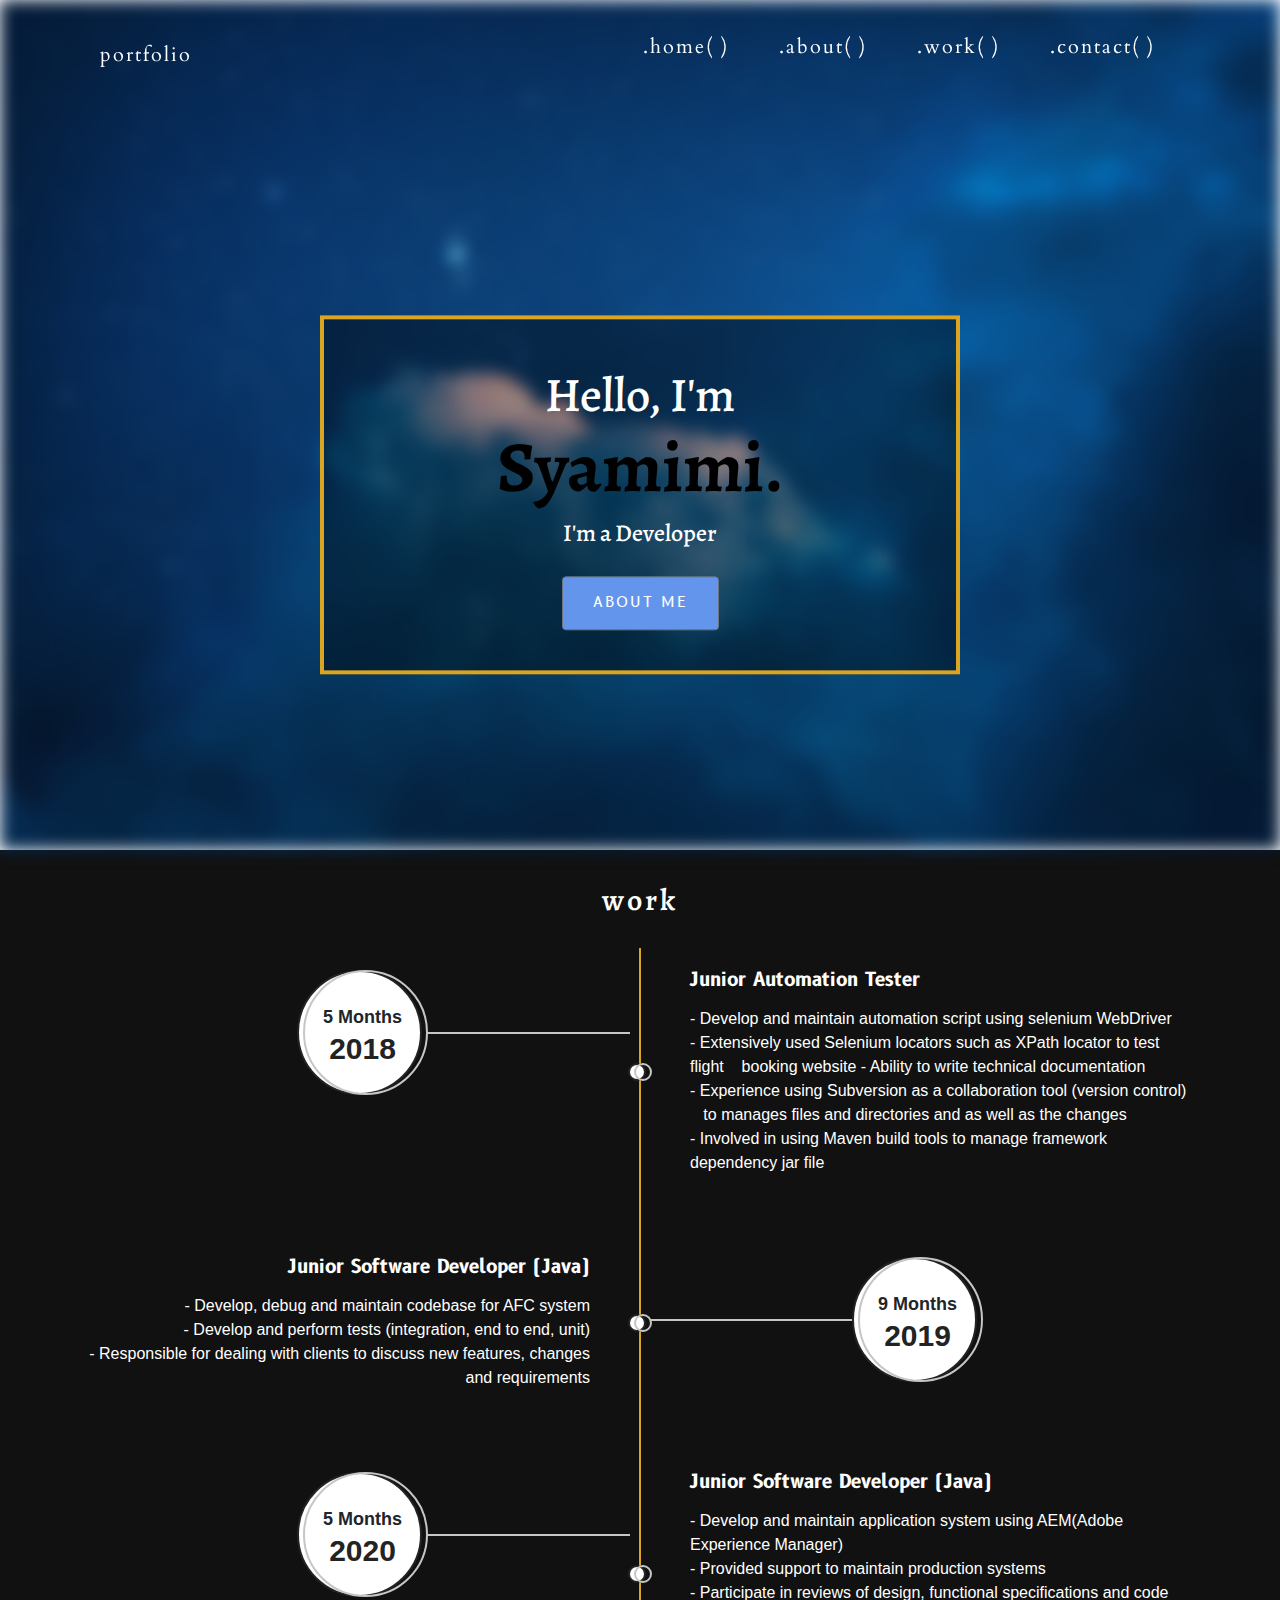
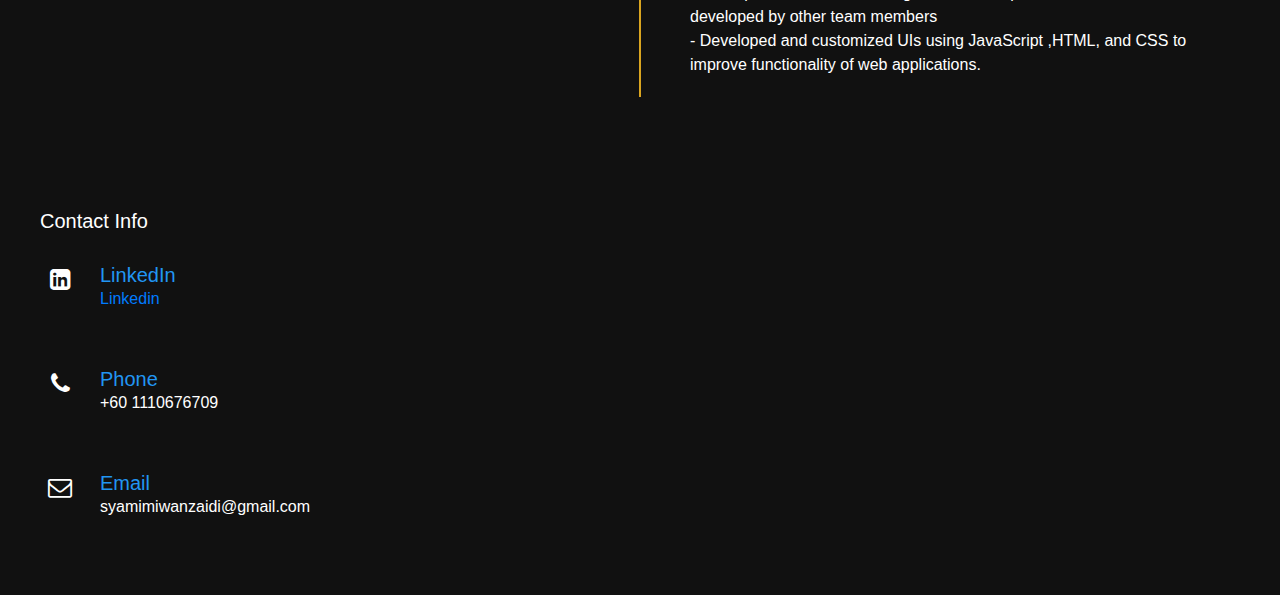
<file: index.html>
<!DOCTYPE html>
<html lang='en'>

<head>
  <meta name="viewport" content="width=device-width, initial-scale=1.0">
  <meta charset='UTF-8'>
  <title>Personal Portfolio </title>
  <script
  src="https://code.jquery.com/jquery-3.3.1.js"
  integrity="sha256-2Kok7MbOyxpgUVvAk/HJ2jigOSYS2auK4Pfzbm7uH60="
  crossorigin="anonymous"></script>
  <link rel="stylesheet" href="https://stackpath.bootstrapcdn.com/font-awesome/4.7.0/css/font-awesome.min.css" 
  integrity="sha384-wvfXpqpZZVQGK6TAh5PVlGOfQNHSoD2xbE+QkPxCAFlNEevoEH3Sl0sibVcOQVnN" crossorigin="anonymous">
  <link href="//maxcdn.bootstrapcdn.com/bootstrap/4.0.0/css/bootstrap.min.css" rel="stylesheet" id="bootstrap-css">
  <script src="//maxcdn.bootstrapcdn.com/bootstrap/4.0.0/js/bootstrap.min.js"></script>

  <link rel="stylesheet" href="css/styles.css">
</head>

<body>
  <header>
    <a href="#" class="logo">Portfolio<div class="bar"></div></a>
    <div class="toggle"></div>
    <ul>
      <li><a href="#home">.Home( )</a></li>
      <li><a href="about.html">.About( )</a></li>
      <li><a href="#work">.Work( )</a></li>
      <li><a href="#contact">.Contact( )</a></li>
    </ul>
  </header>
<section class=banner id="home">
  <div class="bg-image">
    <img src="images/pexels.jpg" class="img">  
  </div>
  <div class="bg-text">
    <h2>Hello, I'm <br><span>Syamimi.</span> </h2>
    <h3>I'm a Developer</h3>
    <a href="about.html" type="button" class="btn btn-secondary">About Me</a>
  </div>
</div>
</section>
 

<!-- <section class="about" id="about">
  <div class="heading">
    <h2>About Me</h2>
  </div>
  <div class="content">
    <div class="contentBx w50">
      <h3>I'm a Developer.</h3>
      <p>Hi, thanks for visiting my site.</p>
    </div>
    <div class="w50">
      <img src="images/portfolio9.jpg" class="img">  
    </div>
  </div> 
</section> -->

<section class="work" id="work">
  <div class="heading">
    <h2>Work</h2>
  </div>
  <div class="container">
    <div class="main-timeline">
    
                            <!-- start experience section-->
                            <div class="timeline">
                                <div class="icon"></div>
                                <div class="date-content">
                                    <div class="date-outer">
                                        <span class="date">
                                                <span class="month">5 Months</span>
                                        <span class="year">2018</span>
                                        </span>
                                    </div>
                                </div>
                                <div class="timeline-content">
                                    <h5 class="title">Junior Automation Tester </h5>
                                    <p class="description">
                                      -	Develop and maintain automation script using selenium WebDriver<br>
                                      -	Extensively used Selenium locators such as XPath locator to test flight &nbsp; &nbsp;booking website
                                      -	Ability to write technical documentation<br>
                                      -	Experience using Subversion as a collaboration tool (version control) &nbsp;&nbsp;&nbsp;to manages files and directories and as well as the changes <br>
                                      -	Involved in using Maven build tools to manage framework dependency jar file
                                      
                                    </p>
                                </div>
                            </div>
                            <!-- end experience section-->
    
                            <!-- start experience section-->
                            <div class="timeline">
                                <div class="icon"></div>
                                <div class="date-content">
                                    <div class="date-outer">
                                        <span class="date">
                                                <span class="month">9 Months</span>
                                        <span class="year">2019</span>
                                        </span>
                                    </div>
                                </div>
                                <div class="timeline-content">
                                    <h5 class="title">Junior Software Developer (Java) </h5>
                                    <p class="description">
                                      -	Develop, debug and maintain codebase for AFC system <br>
                                      -	Develop and perform tests (integration, end to end, unit) <br>
                                      -	Responsible for dealing with clients to discuss new features, changes and requirements
                                      
                                    </p>
                                </div>
                            </div>
                            <!-- end experience section-->
    
                            <!-- start experience section-->
                            <div class="timeline">
                                <div class="icon"></div>
                                <div class="date-content">
                                    <div class="date-outer">
                                        <span class="date">
                                                <span class="month">5 Months</span>
                                        <span class="year">2020</span>
                                        </span>
                                    </div>
                                </div>
                                <div class="timeline-content">
                                    <h5 class="title">Junior Software Developer (Java)</h5>
                                    <p class="description">
                                      -	Develop and maintain application system using AEM(Adobe Experience Manager) <br>
                                      -	Provided support to maintain production systems <br>
                                      -	Participate in reviews of design, functional specifications and code developed by other team members <br>
                                      -	Developed and customized UIs using JavaScript ,HTML, and CSS to improve functionality of web applications.
                                      
                                    </p>
                                </div>
                            </div>
                            <!-- end experience section-->
    
                      
                           
    
                        </div>
    </div>
   

</section>

<section class="contact" id="contact">
  <div class="heading">
    <!-- <h2>Contact Me</h2> -->
  </div>
  <div class="content">
    <div class="contactInfo">
      <h3>Contact Info</h3>
      <div class="contactInfoBx">
        <div class="box">
          <div class="icon">
            <i class="fa fa-linkedin-square"></i>
          </div>
          <div class="text">
            <h3>LinkedIn</h3>
           <p><a href="https://www.linkedin.com/in/syamimi-zaidi-2b5655b1/">Linkedin</a></p> 
          </div>
        </div>
        <div class="box">
          <div class="icon">
            <i class="fa fa-phone"></i>
          </div>
          <div class="text">
            <h3>Phone</h3>
            <p>+60 1110676709</p>
          </div>
        </div>
        <div class="box">
          <div class="icon">
            <i class="fa fa-envelope-o"></i>
          </div>
          <div class="text">
            <h3>Email</h3>
            <p>syamimiwanzaidi@gmail.com</p>
          </div>
        </div>
      </div>
    </div>
    <!-- <div class="formBx">
      <form>
        <h3>Contact Me</h3>
        <input type="text" name="" placeholder="Full Name">
        <input type="email" name="" placeholder="Email">
        <textarea placeholder="Your Message"></textarea>
        <input type="submit" class="btn btn-secondary" value="Send">
      </form>
    </div> -->

  </div>
</section>




    
<script src="js/client.js"></script>     
      

      <!-- <script type="text/javascript">
        window.addEventListener('scroll', function(){
          var header = document.querySelector('header');
          header.classList.toggle('sticky', window.scrollY > 0);
       }); -->


      </script>
    
    </body>
</html>
</file>
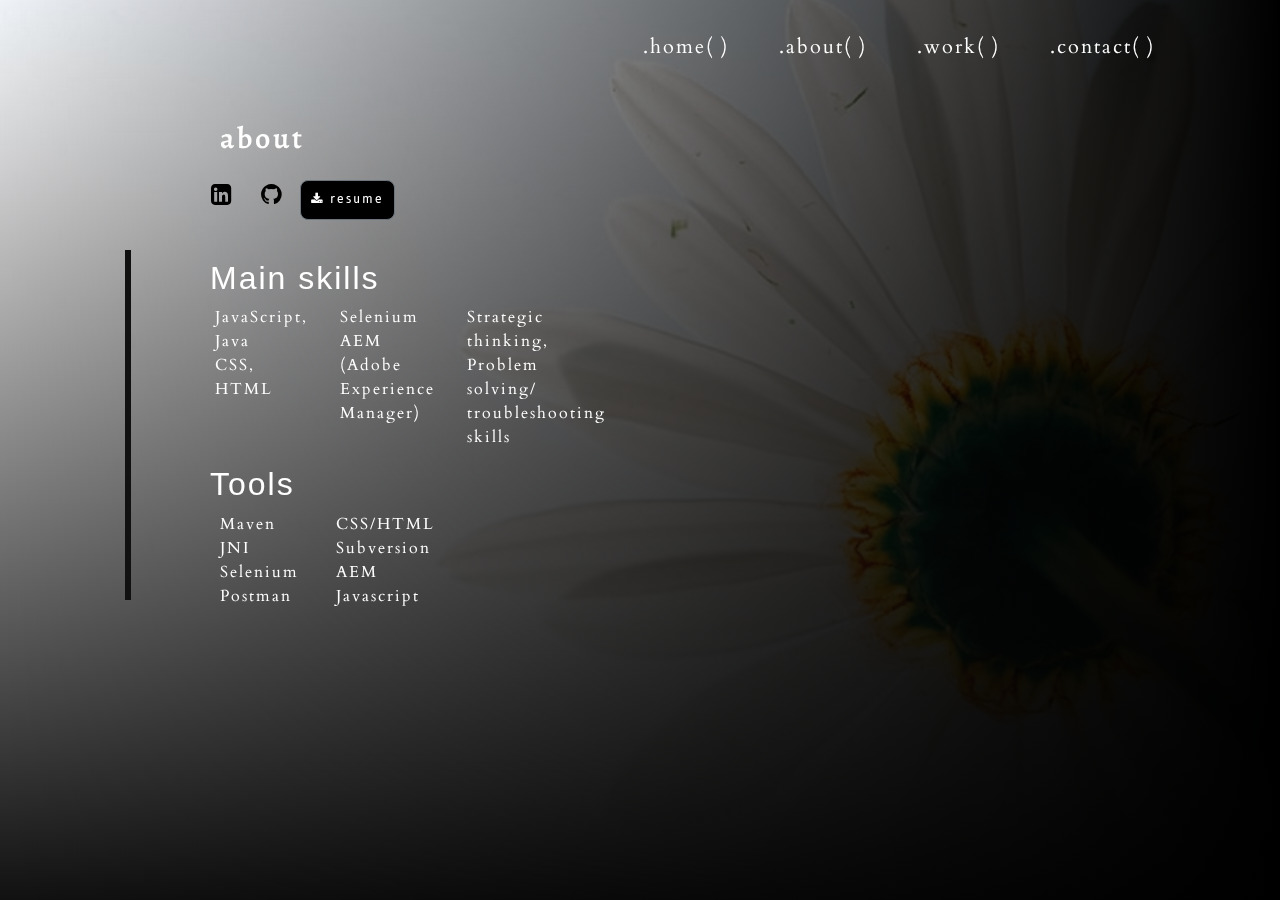
<file: about.html>
<!DOCTYPE html>
<html lang='en'>

  <head>
    <meta name="viewport" content="width=device-width, initial-scale=1.0">
    <meta charset='UTF-8'>
    <title>Personal Portfolio </title>
    <script
    src="https://code.jquery.com/jquery-3.3.1.js"
    integrity="sha256-2Kok7MbOyxpgUVvAk/HJ2jigOSYS2auK4Pfzbm7uH60="
    crossorigin="anonymous"></script>
    <link rel="stylesheet" href="https://stackpath.bootstrapcdn.com/font-awesome/4.7.0/css/font-awesome.min.css" 
    integrity="sha384-wvfXpqpZZVQGK6TAh5PVlGOfQNHSoD2xbE+QkPxCAFlNEevoEH3Sl0sibVcOQVnN" crossorigin="anonymous">
    <link href="//maxcdn.bootstrapcdn.com/bootstrap/4.0.0/css/bootstrap.min.css" rel="stylesheet" id="bootstrap-css">
    <script src="//maxcdn.bootstrapcdn.com/bootstrap/4.0.0/js/bootstrap.min.js"></script>
    <link rel="stylesheet" href="css/styles.css">
  </head>

<body class="about">
  <header>
   
    <div class="toggle"></div>
    <ul>
      <li><a href="index.html">.Home( )</a></li>
      <li><a href="about.html">.About( )</a></li>
      <li><a href="index.html#work">.Work( )</a></li>
      <li><a href="index.html#contact">.Contact( )</a></li>
    </ul>
  </header>
   
     
  
    <div class="content-wrapper">
      <div class="vl"></div>
      <div class="profile-content-wrapper">
        <div class="heading">
          <h2>About</h2>
        </div>
        <div class="box">
          <div class="icon">
            <ul>
              <li> <a href="https://www.linkedin.com/in/syamimi-zaidi-2b5655b1/"><i class="fa fa-linkedin-square" ></i> </a> </li>
              <li> <a href="https://github.com/mimosss"><i class="fa fa-github"></i> </a> </li>
              <li> <a class="btn btn-secondary"  href="files/ResumeSyamimi.pdf" download="Resume Syamimi"> 
                   <i class="fa fa-download" ></i> Resume </a>
              </li>
            </ul>
          </div>

        </div>
 
      
      </div>
      <div class="about-grid">
        <h2>Main skills</h2>
        <div class="columns fluent">
            <ul>
                
                <li>
                    JavaScript, <br>
                    Java <br>
                    CSS, HTML
                   
                </li>
                <li>
                    Selenium<br>
                    AEM (Adobe Experience Manager)
                    
                </li>
                <li>
                    Strategic thinking,<br>
                    Problem solving/<br>troubleshooting skills 
                </li>
               
                    
               
            </ul>

            <h2>Tools</h2>
            <div class="columns tools">
                <ul>
                    <li>Maven</li>
                    <li>JNI</li>
                    <li>Selenium</li>
                    <li>Postman</li>
                    
                </ul>
                <ul>
                  
                    <li>CSS/HTML</li>
                    <li>Subversion</li>
                    <li>AEM</li>
                    <li>Javascript</li>
                    
                </ul>
                <!-- <ul>
                    <li>Photoshop</li>
                    <li>Illustrator</li>
                    <li>Adobe XD</li>
                    <li>Sketch</li>
                    <li>SVG</li>
                    <li>Canvas</li>
                </ul> -->
                <!-- <ul>
                    <li>Pencil & Paper</li>
                    <li>Philosophy</li>
                    <li>Psychology</li>
                </ul> -->
            </div>
        </div>
      
    </div>
  
  </div>

</body>

</html>
</file>
<file: css/styles.css>
/* @import url('https://fonts.googleapis.com/css?family=Poppins:200,300,400,500,600,700,800,900,&display=swap'); */

@import url('https://fonts.googleapis.com/css2?family=Alegreya&family=Lato&family=Open+Sans&display=swap');
@import url('https://fonts.googleapis.com/css2?family=Alegreya:ital,wght@1,700&family=B612:wght@700&display=swap');
@import url('https://fonts.googleapis.com/css2?family=Cardo&display=swap');


  body, html {
    height: 100%;
  }

  *{
  
   
    box-sizing: border-box;
    scroll-behavior: smooth;
   
  }

  .bg-image {
  
    position: relative;
    max-height: 100%;
    /* background-image: url("images/pexels.jpg"); */
    background: #6495ED;
    /* background:url("https://mdbootstrap.com/img/Photos/Others/img (42).jpg")no-repeat center center; */
    background-size: cover;
    background-position: right ;
    display: flex;
    justify-content: space-between;
    align-items: center;
    /* Add the blur effect */
    filter: blur(8px);
    -webkit-filter: blur(8px);
  }

  .bg-text {
    background-color: rgb(0,0,0); /* Fallback color */
    background-color: rgba(0,0,0, 0.4); /* Black w/opacity/see-through */
    /* border: 4px solid #f1f1f1; */
    border: 4px solid goldenrod;
    position: absolute;
    top: 55%;
    left: 50%;
    transform: translate(-50%, -50%);
    z-index: 2;
    width: 50%;
    padding: 40px;
    text-align: center;
  }


  .bg-text h2 {
    font-size: 3em;
    color: #fff;
    font-weight: 500;
    line-height: 1.5em;
    font-family: 'Alegreya', monospace;
    /* color: black; */
  }


  .bg-text h2 span {
    font-size: 1.5em;
    font-weight: 700;
    font-family: 'Alegreya', monospace;
    color: black;
    text-decoration: none;

  }

  .bg-text h3{
    font-size: 1.5em;
    color: #fff;
    font-weight: 500;
    font-family: 'Alegreya', serif;
  }

  .btn {
    position: relative;
    background :#6495ED;
    display: inline-block;
    color:white;
    margin-top: 20px;
    padding: 15px 30px ;
    font-size: 15px;
    text-transform: uppercase;
    text-decoration: none ;
    letter-spacing: 2px;
    font-weight: 500;
    font-family: 'B612', monospace;


  }

  .btn:hover{
    color: black;
  }

  header {
    position: fixed;
    top: 0;
    left: 0;
    width: 100%;
    padding: 30px 100px;
    z-index: 1000;
    display: flex;
    justify-content: space-between;
    align-items: center;
    /* background-color: black; */
    /* background:black; */ 
     
  }

  header.sticky {
    background:black;
    /* background:url("https://mdbootstrap.com/img/Photos/Others/img (8).jpg")no-repeat center center; */
    padding: 0px 100px;
   /* box-shadow: 0 5px 20px rgba(0,0,0,0.1); */
    font-size: 1.1em;
    font-weight: 80;
    
  }
  

  header .logo{
    /* color: black; */
    color: white;
    font-size: 20px;
    text-transform: lowercase;
    text-decoration: none;
    font-weight: 400;
    letter-spacing: 2px;
    /* font-family: 'B612', monospace; */
    font-family: 'Cardo', serif;
    padding: 0px;
   
   
   
}

header.sticky .logo {
  color: white;
  font-size: 18px;
  font-family: 'B612', monospace;
  margin-top: inherit;
}

header ul{
  position: relative;
  display: flex;
}

header ul li{
  position: relative;
  list-style: none;

}

header ul li a{
  position: relative;
  display: inline-block;
  margin: 2px 25px;
  color: #fff;
  /* color: black; */
  text-decoration: none;
  font-size: 20px;
  font-family: 'Cardo', serif;
  text-transform: lowercase;
  font-weight: 400;
  letter-spacing: 2px;
  

}

header.sticky ul li a{
  color: white;
  font-size: 18px;
  font-family: 'B612', monospace;
 
 
}

a:hover {
  color: lightgray;
}

a:active {
  color: lightskyblue;
}

.heading {
  width: 100%;
  text-align: center;
  margin-bottom: 30px;
  color: #111;
  /* color: #f1f1f1; */
 

}

.heading h2 {
  margin-top: 30px;
  font-weight: 600;
  font-size: 30px;
  font-family: 'Alegreya', monospace;
  letter-spacing: 3px;
  text-transform: lowercase;
}

.content {
  display: flex;
  justify-content: space-between;
}

.contentBx {
 padding: 40px;
 

}

.contentBx h3 {
  font-size: 24px;
  margin-bottom: 10px;
  
  

}

.w50
{
  min-width: 50%;
  padding: 38px;
  
}

img {
  max-width: 100%;
}

.work{
  background:#111;
  padding: 2px;
}
.work .heading {
  color: white;
 
}
.main-timeline {
  position: relative
}

.main-timeline:before {
  content: "";
  display: block;
  width: 2px;
  height: 100%;
  background:goldenrod;
  margin: 0 auto;
  position: absolute;
  top: 0;
  left: 0;
  right: 0
}

.main-timeline .timeline {
  margin-bottom: 40px;
  position: relative
}

.main-timeline .timeline:after {
  content: "";
  display: block;
  clear: both
}

.main-timeline .icon {
  width: 18px;
  height: 18px;
  line-height: 18px;
  margin: auto;
  position: absolute;
  top: 0;
  left: 0;
  bottom: 0;
  right: 0
}

.main-timeline .icon:before,
.main-timeline .icon:after {
  content: "";
  width: 100%;
  height: 100%;
  border-radius: 50%;
  position: absolute;
  top: 0;
  left: 0;
  transition: all 0.33s ease-out 0s
}

.main-timeline .icon:before {
  background: #fff;
  border: 2px solid #232323;
  left: -3px
}

.main-timeline .icon:after {
  border: 2px solid #c6c6c6;
  left: 3px
}

.main-timeline .timeline:hover .icon:before {
  left: 3px
}

.main-timeline .timeline:hover .icon:after {
  left: -3px
}

.main-timeline .date-content {
  width: 50%;
  float: left;
  margin-top: 22px;
  position: relative
}

.main-timeline .date-content:before {
  content: "";
  width: 36.5%;
  height: 2px;
  background: #c6c6c6;
  margin: auto 0;
  position: absolute;
  top: 0;
  right: 10px;
  bottom: 0
}

.main-timeline .date-outer {
  width: 125px;
  height: 125px;
  font-size: 16px;
  text-align: center;
  margin: auto;
  z-index: 1
}

.main-timeline .date-outer:before,
.main-timeline .date-outer:after {
  content: "";
  width: 125px;
  height: 125px;
  margin: 0 auto;
  border-radius: 50%;
  position: absolute;
  top: 0;
  left: 0;
  right: 0;
  transition: all 0.33s ease-out 0s
}

.main-timeline .date-outer:before {
  background: #fff;
  border: 2px solid #232323;
  left: -6px
}

.main-timeline .date-outer:after {
  border: 2px solid #c6c6c6;
  left: 6px
}

.main-timeline .timeline:hover .date-outer:before {
  left: 6px
}

.main-timeline .timeline:hover .date-outer:after {
  left: -6px
}

.main-timeline .date {
  width: 100%;
  margin: auto;
  position: absolute;
  top: 27%;
  left: 0
}

.main-timeline .month {
  font-size: 18px;
  font-weight: 700
}

.main-timeline .year {
  display: block;
  font-size: 30px;
  font-weight: 700;
  color: #232323;
  line-height: 36px
}

.main-timeline .timeline-content {
  width: 50%;
  padding: 20px 0 20px 50px;
  float: right;
  color: white;
  
}

.main-timeline .title {
  font-size: 19px;
  font-weight: 700;
  line-height: 24px;
  margin: 0 0 15px 0;
  font-family: 'B612', monospace;
}

.main-timeline .description {
  margin-bottom: 0
}

.main-timeline .timeline:nth-child(2n) .date-content {
  float: right
}

.main-timeline .timeline:nth-child(2n) .date-content:before {
  left: 10px
}

.main-timeline .timeline:nth-child(2n) .timeline-content {
  padding: 20px 50px 20px 0;
  text-align: right
}

@media only screen and (max-width: 991px) {
  .main-timeline .date-content {
      margin-top: 35px
  }
  .main-timeline .date-content:before {
      width: 22.5%
  }
  .main-timeline .timeline-content {
      padding: 10px 0 10px 30px
  }
  .main-timeline .title {
      font-size: 17px
  }
  .main-timeline .timeline:nth-child(2n) .timeline-content {
      padding: 10px 30px 10px 0
  }
}

@media only screen and (max-width: 767px) {
  .main-timeline:before {
      margin: 0;
      left: 7px
  }
  .main-timeline .timeline {
      margin-bottom: 20px
  }
  .main-timeline .timeline:last-child {
      margin-bottom: 0
  }
  .main-timeline .icon {
      margin: auto 0
  }
  .main-timeline .date-content {
      width: 95%;
      float: right;
      margin-top: 0
  }
  .main-timeline .date-content:before {
      display: none
  }
  .main-timeline .date-outer {
      width: 110px;
      height: 110px
  }
  .main-timeline .date-outer:before,
  .main-timeline .date-outer:after {
      width: 110px;
      height: 110px
  }
  .main-timeline .date {
      top: 30%
  }
  .main-timeline .year {
      font-size: 24px
  }
  .main-timeline .timeline-content,
  .main-timeline .timeline:nth-child(2n) .timeline-content {
      width: 95%;
      text-align: center;
      padding: 10px 0
  }
  .main-timeline .title {
      margin-bottom: 10px
  }
}

  .contact {
    background:#111;
    padding: 2px;

  }

  .contact .heading {
    color: white;
  }

  .contactInfo {
    padding: 38px;
    min-width: 40%;
  }

  .contactInfoBx{
    position: relative;

  }

  .contactInfoBx .box{
    position: relative;
    padding: 20px 0;
    display: flex;
  }

  .contactInfoBx .box .icon{
   min-width: 40px;
   padding-top: 4px;
   color: #fff;
   display: flex;
   justify-content: center;
   align-items: flex-start;
   font-size: 24px;
  }


  .contactInfoBx .box .text{
    
    color: #fff;
    display: flex;
    margin-left: 20px;
    font-size: 16px;
   flex-direction: column;
   font-weight: 300;
    
   }

   .contactInfoBx .box .text h3{
    
    color: #2196f3;
    margin-bottom: 0;
   font-weight: 500;
    
   }

  .formBx{
    min-width: 60%;
  }

  .formBx form {
    display: flex;
    flex-direction: column;
  }

  .formBx form h3,
  .contactInfo h3{
    color: #fff;
    font-size:20px;
    font-weight: 500;
    margin-bottom: 10px;
  
  } 

  .formBx form input,
  .formBx form textarea {
    margin-bottom: 20px;
    padding: 15px;
    font-size: 16px;
    border: none;
    outline: none;
    background: #222;
    color: #fff;
    resize: none;
  }

  .formBx form textarea {
    min-height: 200px;
  }

  .formBx form input::placeholder,
  .formBx form textarea::placeholder {
    color: #999;
  }

  .formBx form input[type="submit"] {
    max-width: 100px;
    cursor: pointer;
    text-transform: uppercase;
    letter-spacing: 2px;
    font-size: 15px;
    background-color:#6495ED;
    font-family: 'B612', monospace;
  }

  .formBx form input[type="submit"]:hover {
    
    background-color:lightgray;
    color: black;
  }

  /* .formBx form ::placeholder{

  } */

  .about {
    background:#111;
    content: '';
    display: block;
    position: fixed;
    top: 0;
    left: 0;
     width: 50%; 
    height: 100%; 
    background: linear-gradient(to right, transparent, black),
    linear-gradient(to bottom, transparent, #111),url(../images/bg.jpg);
    background-repeat: no-repeat;
    background-position: center;
    background-size: cover;
    image-rendering: -webkit-optimize-contrast;  
  }

  .vl {
    /* border-left: 6px solid#6495ED; */
    border-left: 6px solid #111;
    height: 350px;
    position: absolute;
    left: 20%;
    margin-left: -3px;
    top: 250px;
  }

  .profile-content-wrapper{
    position: relative;
    /* top:20px; */
  }

  .profile-content-wrapper .heading {
    color: white;
    margin-top: 120px;
    margin-bottom: 10px;
    text-align: left;
    padding-left: 220px;
   
   
    
  } 

  .profile-content-wrapper .box .icon {
    min-width: 20px;
    display: flex;
    justify-content: left;
    align-items: flex-start;
    font-size: 24px;
    padding-left: 200px;
   
   }

   .profile-content-wrapper .box .icon .fa-linkedin-square,.profile-content-wrapper .box .icon .fa-github{
    color: black;
   }
   .profile-content-wrapper .box .icon ul{
    list-style-type: none;
    margin: 0;
    padding: 0;
    overflow: hidden;
   }
 
   .profile-content-wrapper .box .icon li{
    position: relative;
    display: inline-block;
  
  
  }

  .profile-content-wrapper .box .icon li a{
    display: block;
    text-align: center;
    padding: 10px;
    text-decoration: none;
    margin: 1px;
    
 
  }
  


  .profile-content-wrapper .box .icon .btn{
    border-radius: 8px;
    font-size: 12px;
    font-weight: 500;
    text-align: center;
    font-family: 'B612', monospace;
    text-transform: lowercase;
    letter-spacing: 2px;
    color:white;
    background-color:black ;
    
    

  }

  .profile-content-wrapper .box .icon .btn:hover{
    color:black;
    background-color: lightgray;
  }

  .about-grid{
    color: white;
    margin-top: 35px;
    margin-bottom: 10px;
    text-align: left;
    padding-left: 210px;
   
    letter-spacing: 2px;
  }

  .about-grid ul{
    display: grid;
    grid-template: 1fr / repeat(4,1fr);
    
    grid-gap: 2rem;
    grid-row-gap: 2rem;
    padding-left: 5px;
    top: 5px;
    font-family: 'Cardo', serif;
  }

  .about-grid li {
    list-style: none;
    margin: 0;
    font-size: 1rem;
    line-height: 1.5em;
    color: var(--white);

}

.tools {
  display: grid;
  grid-template: 1fr / repeat(4,1fr);
  grid-gap: 2rem;
  grid-row-gap: 2rem;
  padding-left: 5px;
 
           
}

.tools ul{
  display: block
}
</file>
